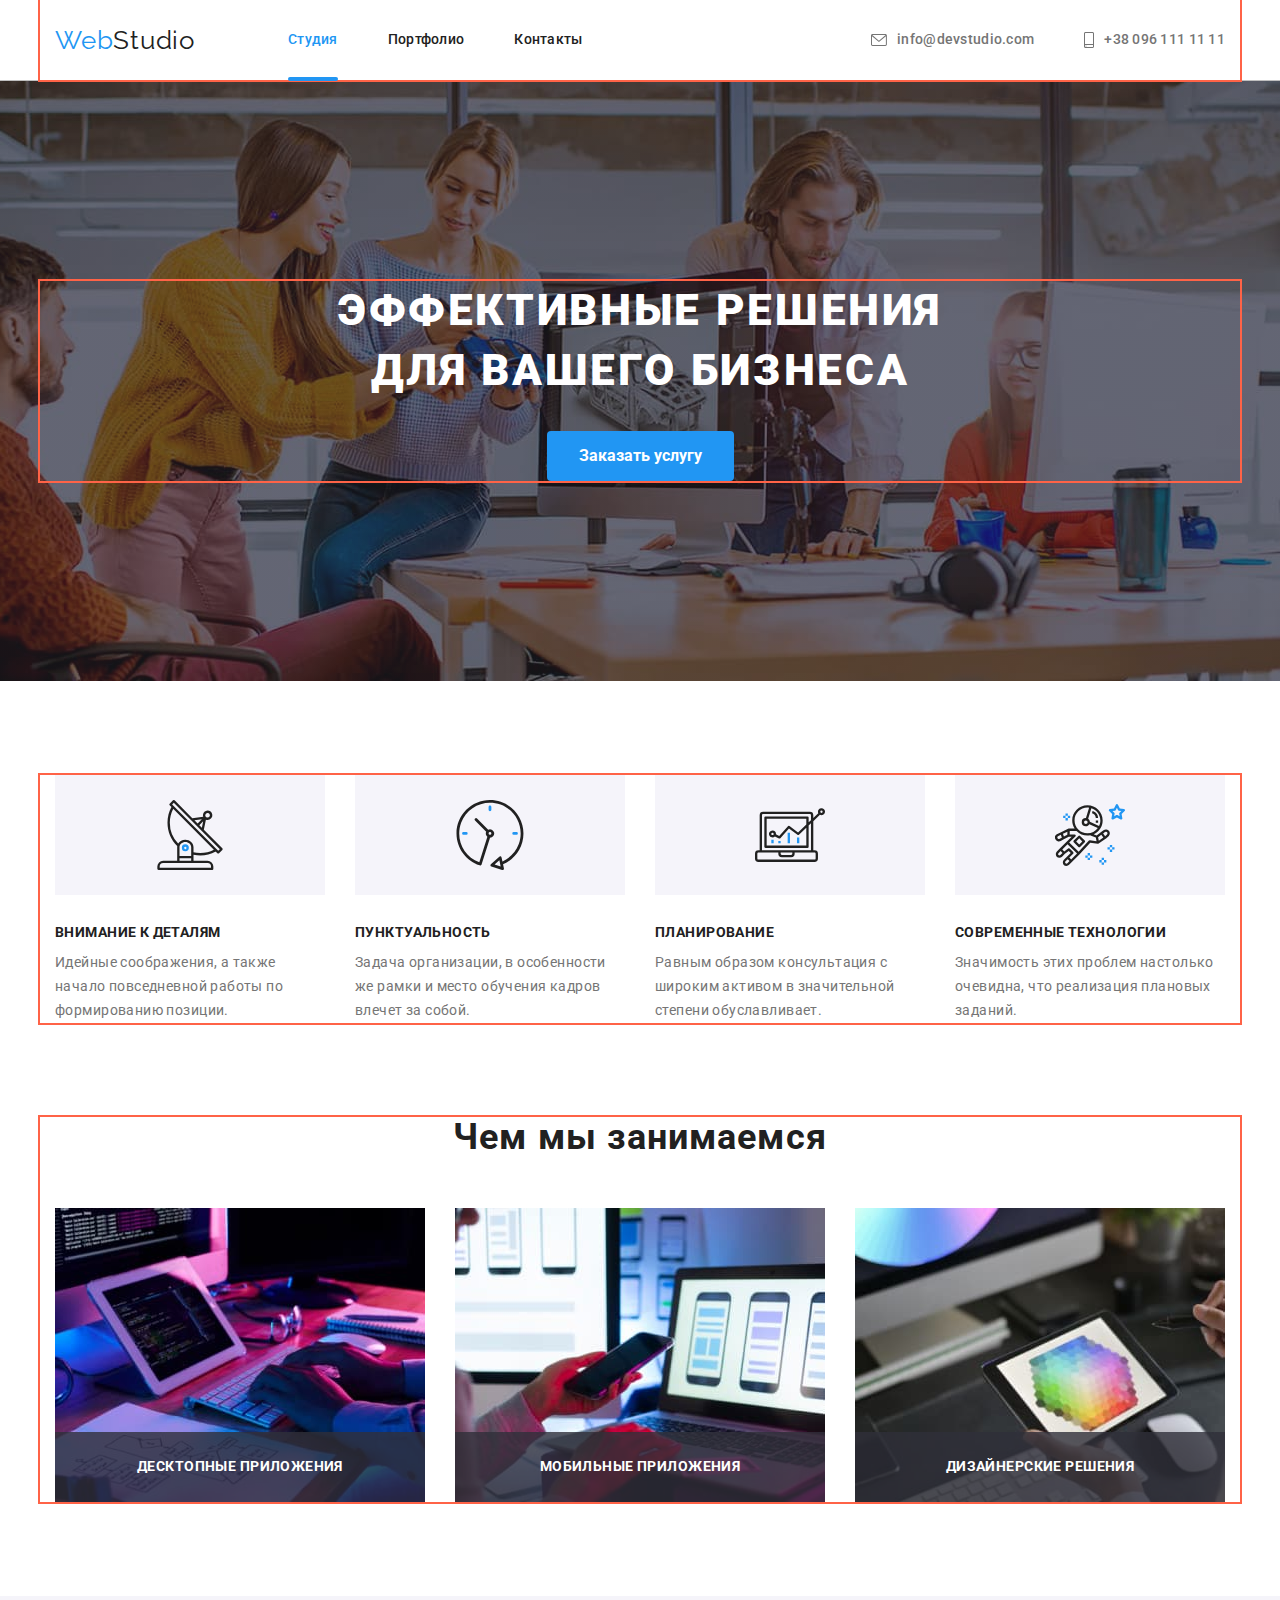
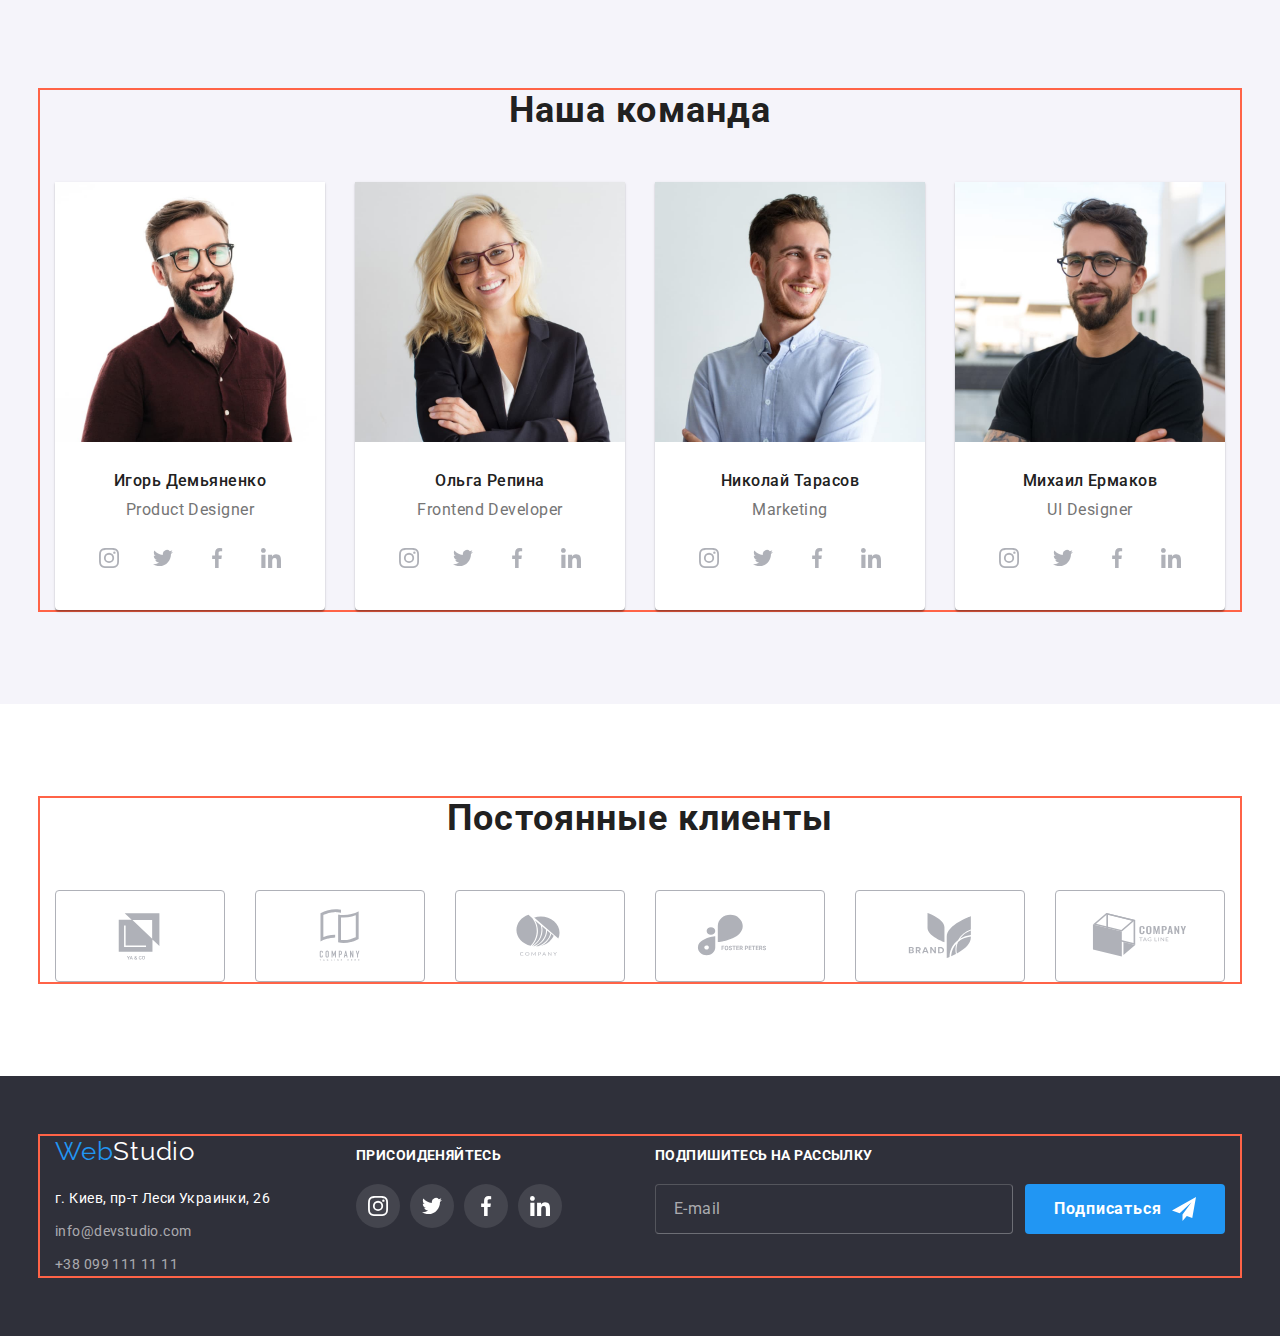
<file: index.html>
<!DOCTYPE html>
<html lang="ru">
  <head>
    <meta charset="UTF-8" />
    <meta http-equiv="X-UA-Compatible" content="IE=edge" />
    <meta name="viewport" content="width=device-width, initial-scale=1.0" />
    <title>Студия</title>
    <link
      href="https://fonts.googleapis.com/css2?family=Raleway:wght@700&family=Roboto:wght@400;500;700;900&display=swap"
      rel="stylesheet"
    />
    <link rel="stylesheet" href="css-normalize/modern-normalize.css" />
    <link rel="stylesheet" href="./css/styles.css" />
  </head>

  <body>
    <!--шапка сайта-->

    <header class="header-padding">
      <div class="conteiner header-flex">
        <nav class="site-nav">
          <a href="/" class="logo link"><span class="logo-blu">Web</span>Studio</a>
          <ul class="header">
            <li class="header-item list current">
              <a href="./index.html" class="nav link current">Студия</a>
            </li>
            <li class="header-item list">
              <a href="./portfolio.html" class="nav link">Портфолио</a>
            </li>
            <li class="header-item list"><a href="" class="nav link">Контакты</a></li>
          </ul>
        </nav>
        <ul class="contact-tel-mail">
          <li class="contact-mail list">
            <a href="mailto:info@devstudio.com" class="contact-link-mail link">
              <svg class="header-icon-mail">
                <use href="./images/icons.svg#icon-mail" width="16" height="12"></use>
              </svg>
              info@devstudio.com
            </a>
          </li>
          <li class="contact-tel list">
            <a href="tel:+380961111111" class="contact-link-tel link">
              <svg class="header-icon-tel">
                <use href="./images/icons.svg#icon-tel" width="10" height="16"></use>
              </svg>
              +38 096 111 11 11
            </a>
          </li>
        </ul>
      </div>
    </header>

    <main>
      <!--герой-->
      <section class="hero">
        <div class="conteiner">
          <h1 class="hero-title">Эффективные решения для вашего бизнеса</h1>
          <button type="button" class="btn-hero" data-modal-open>Заказать услугу</button>
        </div>
      </section>
      <!--чем мы занимаемся-->
      <section class="section">
        <div class="conteiner">
          <h2 class="visually-hidden">наши привелегии</h2>
          <ul class="about-title-text">
            <li class="about-item list">
              <div class="bg-icon">
                <svg class="title-icon">
                  <use href="./images/icons.svg#icon-antenna1"></use>
                </svg>
              </div>
              <h3 class="about-title">Внимание к деталям</h3>
              <p class="about-text">
                Идейные соображения, а также начало повседневной работы по формированию позиции.
              </p>
            </li>
            <li class="about-item list">
              <div class="bg-icon">
                <svg class="title-icon">
                  <use href="./images/icons.svg#icon-clock2"></use>
                </svg>
              </div>
              <h3 class="about-title">Пунктуальность</h3>
              <p class="about-text">
                Задача организации, в особенности же рамки и место обучения кадров влечет за собой.
              </p>
            </li>
            <li class="about-item list">
              <div class="bg-icon">
                <svg class="title-icon">
                  <use href="./images/icons.svg#icon-diagram3"></use>
                </svg>
              </div>
              <h3 class="about-title">Планирование</h3>
              <p class="about-text">
                Равным образом консультация с широким активом в значительной степени обуславливает.
              </p>
            </li>
            <li class="about-item list">
              <div class="bg-icon">
                <svg class="title-icon">
                  <use href="./images/icons.svg#icon-astronaut4"></use>
                </svg>
              </div>
              <h3 class="about-title">Современные технологии</h3>
              <p class="about-text">
                Значимость этих проблем настолько очевидна, что реализация плановых заданий.
              </p>
            </li>
          </ul>
        </div>
      </section>
      <!--чем мы занимаемся2-->
      <section class="section img-section">
        <div class="conteiner">
          <h2 class="section-title">Чем мы занимаемся</h2>
          <ul class="section-img">
            <li class="section-list list">
              <img src="./images/img1.jpg" alt="руки печатают на клавиатуре" width="370" />
              <div class="bg-img-content">
                <p class="img-content">Десктопные приложения</p>
              </div>
            </li>
            <li class="section-list list">
              <img src="./images/img2.jpg" alt="в руках телефон на фоне ноутбук" width="370" />
              <div class="bg-img-content">
                <p class="img-content">Мобильные приложения</p>
              </div>
            </li>
            <li class="section-list list">
              <img src="./images/img3.jpg" alt="планшет в руках" width="370" />
              <div class="bg-img-content">
                <p class="img-content">Дизайнерские решения</p>
              </div>
            </li>
          </ul>
        </div>
      </section>
      <!---------------------------Наша команда-------------------------->
      <section class="section section-team">
        <div class="conteiner">
          <h2 class="section-title">Наша команда</h2>
          <ul class="list-people">
            <li class="section-list list">
              <img src="./images/img4.jpg" alt="фотография мужчины" width="270" />
              <div class="about-people">
                <h3 class="section-name">Игорь Демьяненко</h3>
                <p class="section-descrp">Product Designer</p>
                <ul class="people-sotial-icons list">
                  <li class="sotial-icons">
                    <a class="people-link-icon" href="">
                      <svg class="people-isvg">
                        <use href="./images/icons.svg#icon-insta" width="20" height="20"></use>
                      </svg>
                    </a>
                  </li>
                  <li class="sotial-icons">
                    <a class="people-link-icon" href="">
                      <svg class="people-isvg">
                        <use href="./images/icons.svg#icon-twitter" width="20" height="20"></use>
                      </svg>
                    </a>
                  </li>
                  <li class="sotial-icons">
                    <a class="people-link-icon" href="">
                      <svg class="people-isvg">
                        <use href="./images/icons.svg#icon-facebook" width="20" height="20"></use>
                      </svg>
                    </a>
                  </li>
                  <li class="sotial-icons">
                    <a class="people-link-icon" href="">
                      <svg class="people-isvg">
                        <use href="./images/icons.svg#icon-linkedin" width="20" height="20"></use>
                      </svg>
                    </a>
                  </li>
                </ul>
              </div>
            </li>
            <li class="section-list list">
              <img src="./images/img5.jpg" alt="фотография женщины" width="270" />
              <div class="about-people">
                <h3 class="section-name">Ольга Репина</h3>
                <p class="section-descrp">Frontend Developer</p>
                <ul class="people-sotial-icons list">
                  <li class="sotial-icons">
                    <a class="people-link-icon" href="">
                      <svg class="people-isvg">
                        <use href="./images/icons.svg#icon-insta" width="20" height="20"></use>
                      </svg>
                    </a>
                  </li>
                  <li class="sotial-icons">
                    <a class="people-link-icon" href="">
                      <svg class="people-isvg">
                        <use href="./images/icons.svg#icon-twitter" width="20" height="20"></use>
                      </svg>
                    </a>
                  </li>
                  <li class="sotial-icons">
                    <a class="people-link-icon" href="">
                      <svg class="people-isvg">
                        <use href="./images/icons.svg#icon-facebook" width="20" height="20"></use>
                      </svg>
                    </a>
                  </li>
                  <li class="sotial-icons">
                    <a class="people-link-icon" href="">
                      <svg class="people-isvg">
                        <use href="./images/icons.svg#icon-linkedin" width="20" height="20"></use>
                      </svg>
                    </a>
                  </li>
                </ul>
              </div>
            </li>
            <li class="section-list list">
              <img src="./images/img6.jpg" alt="фотография мужчины" width="270" />
              <div class="about-people">
                <h3 class="section-name">Николай Тарасов</h3>
                <p class="section-descrp">Marketing</p>
                <ul class="people-sotial-icons list">
                  <li class="sotial-icons">
                    <a class="people-link-icon" href="">
                      <svg class="people-isvg">
                        <use href="./images/icons.svg#icon-insta" width="20" height="20"></use>
                      </svg>
                    </a>
                  </li>
                  <li class="sotial-icons">
                    <a class="people-link-icon" href="">
                      <svg class="people-isvg">
                        <use href="./images/icons.svg#icon-twitter" width="20" height="20"></use>
                      </svg>
                    </a>
                  </li>
                  <li class="sotial-icons">
                    <a class="people-link-icon" href="">
                      <svg class="people-isvg">
                        <use href="./images/icons.svg#icon-facebook" width="20" height="20"></use>
                      </svg>
                    </a>
                  </li>
                  <li class="sotial-icons">
                    <a class="people-link-icon" href="">
                      <svg class="people-isvg">
                        <use href="./images/icons.svg#icon-linkedin" width="20" height="20"></use>
                      </svg>
                    </a>
                  </li>
                </ul>
              </div>
            </li>
            <li class="section-list list">
              <img src="./images/img7.jpg" alt="фотография мужчины" width="270" />
              <div class="about-people">
                <h3 class="section-name">Михаил Ермаков</h3>
                <p class="section-descrp">UI Designer</p>
                <ul class="people-sotial-icons list">
                  <li class="sotial-icons">
                    <a class="people-link-icon" href="">
                      <svg class="people-isvg">
                        <use href="./images/icons.svg#icon-insta" width="20" height="20"></use>
                      </svg>
                    </a>
                  </li>
                  <li class="sotial-icons">
                    <a class="people-link-icon" href="">
                      <svg class="people-isvg">
                        <use href="./images/icons.svg#icon-twitter" width="20" height="20"></use>
                      </svg>
                    </a>
                  </li>
                  <li class="sotial-icons">
                    <a class="people-link-icon" href="">
                      <svg class="people-isvg">
                        <use href="./images/icons.svg#icon-facebook" width="20" height="20"></use>
                      </svg>
                    </a>
                  </li>
                  <li class="sotial-icons">
                    <a class="people-link-icon" href="">
                      <svg class="people-isvg">
                        <use href="./images/icons.svg#icon-linkedin" width="20" height="20"></use>
                      </svg>
                    </a>
                  </li>
                </ul>
              </div>
            </li>
          </ul>
        </div>
      </section>
      <!-- постоянные клиенты -->
      <section class="section">
        <div class="conteiner">
          <h2 class="section-title">Постоянные клиенты</h2>

          <ul class="client-icons list">
            <li class="client-item">
              <a class="icon-link" href="">
                <svg class="client-icon" width="40" height="52">
                  <use href="./images/icons.svg#icon-logo1"></use>
                </svg>
              </a>
            </li>
            <li class="client-item">
              <a class="icon-link" href="">
                <svg class="client-icon">
                  <use href="./images/icons.svg#icon-logo2 " width="106" height="60"></use>
                </svg>
              </a>
            </li>
            <li class="client-item">
              <a class="icon-link" href="">
                <svg class="client-icon">
                  <use href="./images/icons.svg#icon-logo3"></use>
                </svg>
              </a>
            </li>
            <li class="client-item">
              <a class="icon-link" href="">
                <svg class="client-icon">
                  <use href="./images/icons.svg#icon-logo4"></use>
                </svg>
              </a>
            </li>
            <li class="client-item">
              <a class="icon-link" href="">
                <svg class="client-icon">
                  <use href="./images/icons.svg#icon-logo5" width="106" height="60"></use>
                </svg>
              </a>
            </li>
            <li class="client-item">
              <a class="icon-link" href="">
                <svg class="client-icon">
                  <use href="./images/icons.svg#icon-logo6"></use>
                </svg>
              </a>
            </li>
          </ul>
        </div>
      </section>
    </main>
    <!-------------------подвал------------>

    <footer class="footer">
      <div class="conteiner footer-conteiner">
        <div class="footer-div">
          <a href="/" class="footer-logo link"
            ><span class="logo-blu">Web</span><span class="logo-white">Studio</span></a
          >
          <address class="footer-adress">
            <ul class="contacts-footer">
              <li class="adress list">
                <a
                  href="https://www.google.com.ua/maps/place/%D0%B1%D1%83%D0%BB.+%D0%9B%D0%B5%D1%81%D0%B8+%D0%A3%D0%BA%D1%80%D0%B0%D0%B8%D0%BD%D0%BA%D0%B8,+26,+%D0%9A%D0%B8%D0%B5%D0%B2,+02000/@50.4265841,30.5361971,17z/data=!3m1!4b1!4m5!3m4!1s0x40d4cf0e033ecbe9:0x57a4dffefec77da0!8m2!3d50.4265807!4d30.5383858?hl=ru"
                  class="adress-map link"
                  >г. Киев, пр-т Леси Украинки, 26</a
                >
              </li>
              <li class="adress list">
                <a href="mailto:info@devstudio.com" class="adress-mail link">info@devstudio.com</a>
              </li>
              <li class="adress list">
                <a href="tel:+380961111111" class="adress-mob link">+38 099 111 11 11</a>
              </li>
            </ul>
          </address>
        </div>
        <div class="footer-icons">
          <h3 class="footer-icon-title">Присоиденяйтесь</h3>
          <ul class="icon-list list">
            <li class="f-sotial-link">
              <a class="icon-size" href="">
                <svg class="logo-item">
                  <use
                    class="logo-svg"
                    href="./images/icons.svg#icon-insta"
                    width="20"
                    height="20"
                  ></use>
                </svg>
              </a>
            </li>
            <li class="f-sotial-link">
              <a class="icon-size" href="">
                <svg class="logo-item">
                  <use href="./images/icons.svg#icon-twitter" width="20" height="20"></use>
                </svg>
              </a>
            </li>
            <li class="f-sotial-link">
              <a class="icon-size" href="">
                <svg class="logo-item">
                  <use href="./images/icons.svg#icon-facebook" width="20" height="20"></use>
                </svg>
              </a>
            </li>
            <li class="f-sotial-link">
              <a class="icon-size" href="">
                <svg class="logo-item">
                  <use href="./images/icons.svg#icon-linkedin" width="20" height="20"></use>
                </svg>
              </a>
            </li>
          </ul>
        </div>
        <!-----------input Подписаться---------------------------->
        <form action="#" class="footer-input-btn">
          <div class="footer-input">
            <label for="footer-mail" class="footer-label">Подпишитесь на рассылку</label>
            <input type="email" placeholder="E-mail" id="footer-mail" />
          </div>

          <button type="submit" class="footer-btn">
            Подписаться<svg class="svg-plane" widht="24" height="24">
              <use href="./images/icons.svg#icon-plane"></use>
            </svg>
          </button>
        </form>
      </div>
    </footer>
    <!----------------------------------modal-------------------------->

    <div class="backdrop is-hidden" data-modal>
      <div class="modal">
        <button type="button" class="close-btn" data-modal-close>
          <svg class="icon-close-btn" width="18" height="18">
            <use href="./images/icons.svg#icon-close-black"></use>
          </svg>
        </button>

        <!------------------------------FORM----------------------------->
        <p class="modal-title">Оставьте свои данные, мы вам перезвоним</p>

        <form action="#" class="modal-form">
          <div class="label-input">
            <label for="name" class="label-name">Имя</label>
            <div class="icons-wrap">
              <input type="text" name="name" id="name" class="input" />
              <svg class="input-icons" width="12" height="12">
                <use href="./images/icons.svg#icon-person"></use>
              </svg>
            </div>
          </div>

          <div class="label-input">
            <label for="tel" class="label-name">Телефон</label>
            <div class="icons-wrap">
              <input type="tel" name="tel" id="tel" class="input" />
              <svg class="input-icons" width="13" height="13">
                <use href="./images/icons.svg#icon-phone"></use>
              </svg>
            </div>
          </div>

          <div class="label-input">
            <label for="mail" class="label-name">Почта</label>
            <div class="icons-wrap">
              <input type="email" name="email" id="mail" class="input" />
              <svg class="input-icons" width="15" height="12">
                <use href="./images/icons.svg#icon-email"></use>
              </svg>
            </div>
          </div>

          <div class="label-textarea">
            <label for="comment" class="label-name">Комментарий</label>
            <textarea name="comment" rows="5" id="comment" placeholder="Введите текст"></textarea>
          </div>

          <div class="confirmation">
            <input type="checkbox" name="confirmation" class="checkbox" id="check" />
            <label for="check" class="label-icon">
              <span class="icon-span">
                <svg class="check-icon" width="16" height="15">
                  <use href="./images/icons.svg#icon-check"></use>
                </svg> </span
              >Соглашаюсь с рассылкой и принимаю <a href="" class="conditions">Условия договора</a>
            </label>
          </div>

          <div class="modal-sbm-btn">
            <button type="submit" class="submit-btn">Отправить</button>
          </div>
        </form>
      </div>
    </div>

    <script src="./js/modal.js"></script>
  </body>
</html>
</file>
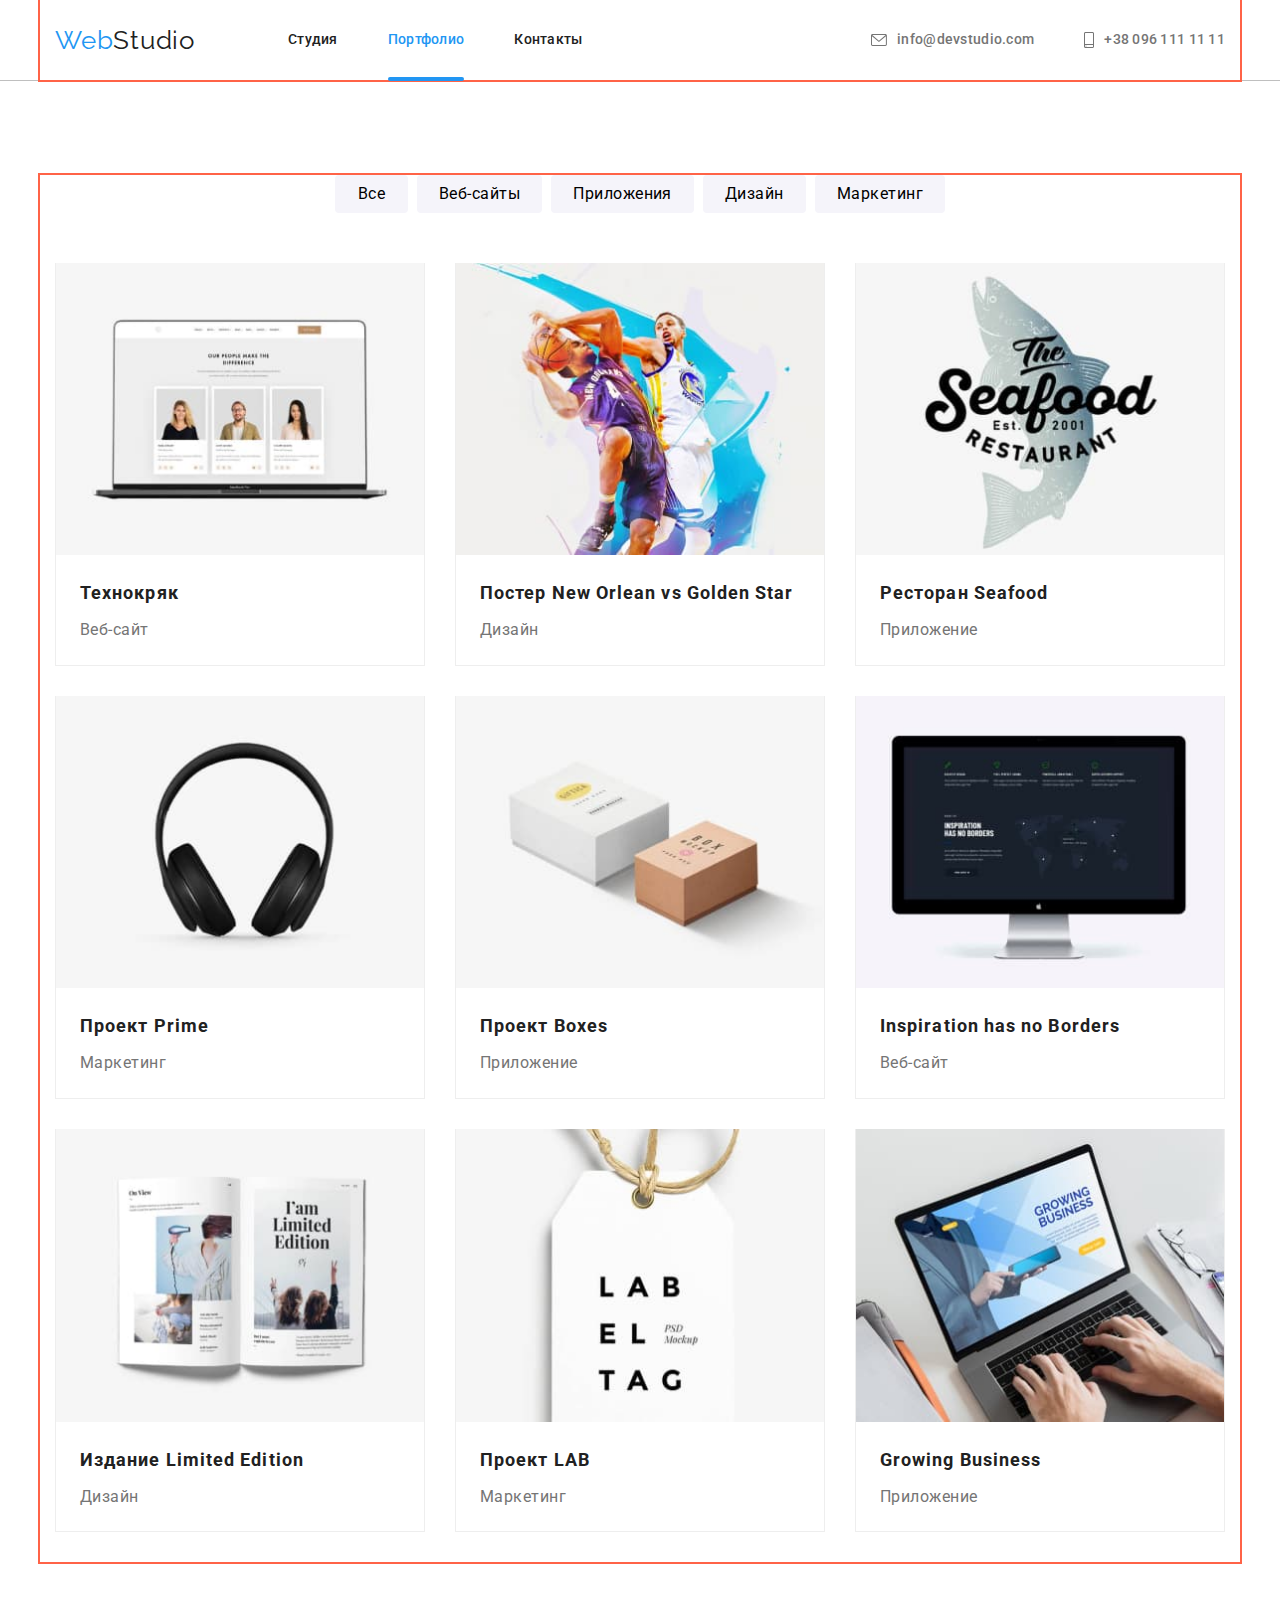
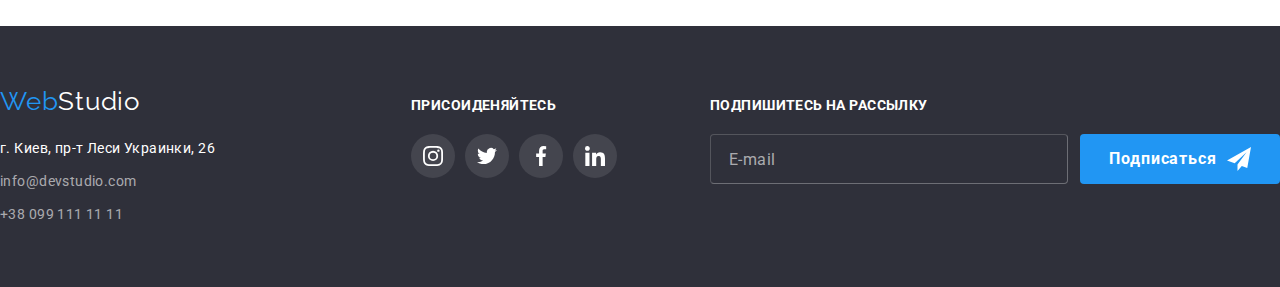
<file: portfolio.html>
<!DOCTYPE html>
<html lang="ru">
  <head>
    <meta charset="UTF-8" />
    <meta http-equiv="X-UA-Compatible" content="IE=edge" />
    <meta name="viewport" content="width=device-width, initial-scale=1.0" />
    <title>Портфолио</title>
    <link rel="preconnect" href="https://fonts.googleapis.com" />
    <link rel="preconnect" href="https://fonts.gstatic.com" crossorigin />
    <link
      href="https://fonts.googleapis.com/css2?family=Raleway:wght@700&family=Roboto:wght@400;500;700;900&display=swap"
      rel="stylesheet"
    />
    <link rel="stylesheet" href="css-normalize/modern-normalize.css" />
    <link rel="stylesheet" href="./css/styles.css" />
  </head>
  <body>
    <!--шапка сайта-->

    <header class="header-padding">
      <div class="conteiner header-flex">
        <nav class="site-nav">
          <a href="/" class="logo link"><span class="logo-blu">Web</span>Studio</a>
          <ul class="header">
            <li class="header-item list">
              <a href="./index.html" class="nav link">Студия</a>
            </li>
            <li class="header-item list current">
              <a href="./portfolio.html" class="nav link current">Портфолио</a>
            </li>
            <li class="header-item list"><a href="" class="nav link">Контакты</a></li>
          </ul>
        </nav>
        <ul class="contact-tel-mail">
          <li class="contact-mail list">
            <a href="mailto:info@devstudio.com" class="contact-link-mail link">
              <svg class="header-icon-mail">
                <use href="./images/icons.svg#icon-mail" width="16" height="12"></use>
              </svg>
              info@devstudio.com
            </a>
          </li>
          <li class="contact-tel list">
            <a href="tel:+380961111111" class="contact-link-tel link">
              <svg class="header-icon-tel">
                <use href="./images/icons.svg#icon-tel" width="10" height="16"></use>
              </svg>
              +38 096 111 11 11
            </a>
          </li>
        </ul>
      </div>
    </header>

    <main>
      <!--секция фото-->
      <section class="section">
        <div class="conteiner">
          <!-- заголовок скрыт -->
          <h1 class="visually-hidden">Наши проекты</h1>
          <ul class="projects-btn">
            <li class="button-item list"><button type="button" class="button-link">Все</button></li>
            <li class="button-item list">
              <button type="button" class="button-link">Веб-сайты</button>
            </li>
            <li class="button-item list">
              <button type="button" class="button-link">Приложения</button>
            </li>
            <li class="button-item list">
              <button type="button" class="button-link">Дизайн</button>
            </li>
            <li class="button-item list">
              <button type="button" class="button-link">Маркетинг</button>
            </li>
          </ul>
          <!-- секция с фото -->
          <ul class="section-photo">
            <li class="project-list list">
              <a class="gallery-photo link" href="">
                <div class="overflow-photo">
                  <div class="div-photo">
                    <img src="./images/port1.jpg" alt="ноутбук" width="370" />
                  </div>

                  <p class="overlay-text">
                    Технокряк это современная площадка распространения коронавируса. Компании
                    используют эту платформу для цифрового шпионажа и атак на защищённые сервера
                    конкурентов.
                  </p>
                </div>

                <div class="div-text">
                  <h2 class="project-title">Технокряк</h2>
                  <p class="projects-text">Веб-сайт</p>
                </div>
              </a>
            </li>

            <li class="project-list list">
              <a class="gallery-photo link" href="">
                <div class="overflow-photo">
                  <div class="div-photo">
                    <img src="./images/port2.jpg" alt="парни играющие в баскетбол" width="370" />
                  </div>

                  <p class="overlay-text">
                    Технокряк это современная площадка распространения коронавируса. Компании
                    используют эту платформу для цифрового шпионажа и атак на защищённые сервера
                    конкурентов.
                  </p>
                </div>

                <div class="div-text">
                  <h2 class="project-title">Постер New Orlean vs Golden Star</h2>
                  <p class="projects-text">Дизайн</p>
                </div>
              </a>
            </li>

            <li class="project-list list">
              <a class="gallery-photo link" href="">
                <div class="overflow-photo">
                  <div class="div-photo">
                    <img src="./images/port3.jpg" alt="лого ресторана морепродуктов" width="370" />
                  </div>

                  <p class="overlay-text">
                    Технокряк это современная площадка распространения коронавируса. Компании
                    используют эту платформу для цифрового шпионажа и атак на защищённые сервера
                    конкурентов.
                  </p>
                </div>

                <div class="div-text">
                  <h2 class="project-title">Ресторан Seafood</h2>
                  <p class="projects-text">Приложение</p>
                </div>
              </a>
            </li>

            <li class="project-list list">
              <a class="gallery-photo link" href="">
                <div class="overflow-photo">
                  <div class="div-photo">
                    <img src="./images/port4.jpg" alt="наушники" width="370" />
                  </div>

                  <p class="overlay-text">
                    Технокряк это современная площадка распространения коронавируса. Компании
                    используют эту платформу для цифрового шпионажа и атак на защищённые сервера
                    конкурентов.
                  </p>
                </div>

                <div class="div-text">
                  <h2 class="project-title">Проект Prime</h2>
                  <p class="projects-text">Маркетинг</p>
                </div>
              </a>
            </li>

            <li class="project-list list">
              <a class="gallery-photo link" href="">
                <div class="overflow-photo">
                  <div class="div-photo">
                    <img src="./images/port5.jpg" alt="коробки" width="370" />
                  </div>

                  <p class="overlay-text">
                    Технокряк это современная площадка распространения коронавируса. Компании
                    используют эту платформу для цифрового шпионажа и атак на защищённые сервера
                    конкурентов.
                  </p>
                </div>
                <div class="div-text">
                  <h2 class="project-title">Проект Boxes</h2>
                  <p class="projects-text">Приложение</p>
                </div>
              </a>
            </li>

            <li class="project-list list">
              <a class="gallery-photo link" href="">
                <div class="overflow-photo">
                  <div class="div-photo">
                    <img src="./images/port6.jpg" alt="монитор компьютера" width="370" />
                  </div>

                  <p class="overlay-text">
                    Технокряк это современная площадка распространения коронавируса. Компании
                    используют эту платформу для цифрового шпионажа и атак на защищённые сервера
                    конкурентов.
                  </p>
                </div>

                <div class="div-text">
                  <h2 class="project-title">Inspiration has no Borders</h2>
                  <p class="projects-text">Веб-сайт</p>
                </div>
              </a>
            </li>

            <li class="project-list list">
              <a class="gallery-photo link" href="">
                <div class="overflow-photo">
                  <div class="div-photo">
                    <img src="./images/port7.jpg" alt="журнал" width="370" />
                  </div>

                  <p class="overlay-text">
                    Технокряк это современная площадка распространения коронавируса. Компании
                    используют эту платформу для цифрового шпионажа и атак на защищённые сервера
                    конкурентов.
                  </p>
                </div>

                <div class="div-text">
                  <h2 class="project-title">Издание Limited Edition</h2>
                  <p class="projects-text">Дизайн</p>
                </div>
              </a>
            </li>

            <li class="project-list list">
              <a class="gallery-photo link" href="">
                <div class="overflow-photo">
                  <div class="div-photo">
                    <img src="./images/port8.jpg" alt="бирка" width="370" />
                  </div>

                  <p class="overlay-text">
                    Технокряк это современная площадка распространения коронавируса. Компании
                    используют эту платформу для цифрового шпионажа и атак на защищённые сервера
                    конкурентов.
                  </p>
                </div>

                <div class="div-text">
                  <h2 class="project-title">Проект LAB</h2>
                  <p class="projects-text">Маркетинг</p>
                </div>
              </a>
            </li>

            <li class="project-list list">
              <a class="gallery-photo link" href="">
                <div class="overflow-photo">
                  <div class="div-photo">
                    <img src="./images/port9.jpg" alt="руки печатают на ноутбуке" width="370" />
                  </div>

                  <p class="overlay-text">
                    Технокряк это современная площадка распространения коронавируса. Компании
                    используют эту платформу для цифрового шпионажа и атак на защищённые сервера
                    конкурентов.
                  </p>
                </div>

                <div class="div-text">
                  <h2 class="project-title">Growing Business</h2>
                  <p class="projects-text">Приложение</p>
                </div>
              </a>
            </li>
          </ul>
        </div>
      </section>
    </main>
    <!--подвал-->

    <footer class="footer">
      <div class="footer-conteiner">
        <div class="footer-div">
          <a href="/" class="footer-logo link"
            ><span class="logo-blu">Web</span><span class="logo-white">Studio</span></a
          >
          <address class="footer-adress">
            <ul class="contacts-footer">
              <li class="adress list">
                <a
                  href="https://www.google.com.ua/maps/place/%D0%B1%D1%83%D0%BB.+%D0%9B%D0%B5%D1%81%D0%B8+%D0%A3%D0%BA%D1%80%D0%B0%D0%B8%D0%BD%D0%BA%D0%B8,+26,+%D0%9A%D0%B8%D0%B5%D0%B2,+02000/@50.4265841,30.5361971,17z/data=!3m1!4b1!4m5!3m4!1s0x40d4cf0e033ecbe9:0x57a4dffefec77da0!8m2!3d50.4265807!4d30.5383858?hl=ru"
                  class="adress-map link"
                  >г. Киев, пр-т Леси Украинки, 26</a
                >
              </li>
              <li class="adress list">
                <a href="mailto:info@devstudio.com" class="adress-mail link">info@devstudio.com</a>
              </li>
              <li class="adress list">
                <a href="tel:+380961111111" class="adress-mob link">+38 099 111 11 11</a>
              </li>
            </ul>
          </address>
        </div>
        <div class="footer-icons">
          <h3 class="footer-icon-title">Присоиденяйтесь</h3>
          <ul class="icon-list list">
            <li class="f-sotial-link">
              <a class="icon-size" href="">
                <svg class="logo-item">
                  <use
                    class="logo-svg"
                    href="./images/icons.svg#icon-insta"
                    width="20"
                    height="20"
                  ></use>
                </svg>
              </a>
            </li>
            <li class="f-sotial-link">
              <a class="icon-size" href="">
                <svg class="logo-item">
                  <use href="./images/icons.svg#icon-twitter" width="20" height="20"></use>
                </svg>
              </a>
            </li>
            <li class="f-sotial-link">
              <a class="icon-size" href="">
                <svg class="logo-item">
                  <use href="./images/icons.svg#icon-facebook" width="20" height="20"></use>
                </svg>
              </a>
            </li>
            <li class="f-sotial-link">
              <a class="icon-size" href="">
                <svg class="logo-item">
                  <use href="./images/icons.svg#icon-linkedin" width="20" height="20"></use>
                </svg>
              </a>
            </li>
          </ul>
        </div>
        <!-----------input Подписаться---------------------------->
        <div class="footer-input-btn">
          <div class="footer-input">
            <label for="mail" class="footer-label">Подпишитесь на рассылку</label>
            <input type="email" placeholder="E-mail" id="mail" />
          </div>

          <button type="submit" class="footer-btn">
            Подписаться<svg class="svg-plane" widht="24" height="24">
              <use href="./images/icons.svg#icon-plane"></use>
            </svg>
          </button>
        </div>
      </div>
    </footer>
  </body>
</html>
</file>
<file: css/styles.css>
/* hero #ffffff */
/* #212121 section title */
/* text #757575 
button color #2196F3 and header nav 
footer #ffffff 60%
fill footer and hero #2F303A*/
/* font roboto */

:root {
  --primery-text-color: #212121;
  --second-text-color: #757575;
  --accent-color: #2196f3;
  --adress-color: gba(255, 255, 255, 0.6);
  --main-color: #ffffff;
  --footer-adress: rgba(255, 255, 255, 0.6);
}

ul {
  margin: 0;
  padding: 0;
}

h1,
h2,
h3,
h4,
h5,
h6,
p {
  margin: 0;
}

.conteiner {
  width: 1200px;
  padding-left: 15px;
  padding-right: 15px;
  margin-left: auto;
  margin-right: auto;
  outline: 2px solid tomato;
}

.visually-hidden {
  position: absolute;
  white-space: nowrap;
  width: 1px;
  height: 1px;
  overflow: hidden;
  border: 0;
  padding: 0;
  clip: rect(0 0 0 0);
  clip-path: inset(50%);
  margin: -1px;
}

.list {
  margin: 0;
  padding: 0;
  list-style: none;
}
.link {
  text-decoration: none;
}

body {
  font-family: roboto, sans-serif;
  color: var(--primery-text-color);
  background-color: var(--main-color);
  font-size: 16px;
}

img {
  display: block;
  max-width: 100%;
  height: auto;
}

/* -------------------------------HEADER--------------------------------- */
.logo {
  color: var(--primery-text-color);
  font-family: raleway;
  font-style: 700;
  font-size: 26px;
  line-height: 1.19;
  letter-spacing: 0.03em;
}
.logo-blu {
  color: var(--accent-color);
}

.site-nav .nav {
  font-weight: 500;
  color: var(--primery-text-color);
  font-size: 14px;
  line-height: 1.14;
  letter-spacing: 0.02em;
  transition: color 250ms cubic-bezier(0.4, 0, 0.2, 1);
}
.site-nav .nav:hover,
.site-nav .nav:focus {
  color: var(--accent-color);
}

.site-nav .nav.current {
  color: var(--accent-color);
}
.header-flex,
.header,
.site-nav,
.contact-tel-mail {
  display: flex;
  align-items: center;
}

.contact-tel-mail {
  margin-left: auto;
}

.header-padding {
  border-bottom: 1px solid rgba(0, 0, 0, 0.25);
}

.header-item .nav {
  padding: 32px 0px;
  display: block;
}

.header-item {
  position: relative;
  margin-right: 50px;
}

.nav::after {
  content: '';
  display: block;
  position: absolute;
  left: 0;
  bottom: 0;

  width: 100%;
  height: 4px;

  background-color: var(--accent-color);
  border-radius: 2px;

  transform: scaleX(0);
  transition: transform 250ms cubic-bezier(0.4, 0, 0.2, 1);
}

.nav {
  display: inline-block;
}

.nav:hover::after,
.nav:focus::after {
  transform: scaleX(1);
}

.current {
  position: relative;
}

.current::after {
  position: absolute;
  display: block;
  bottom: -1px;

  content: '';
  width: 100%;
  height: 4px;
  background-color: var(--accent-color);
  border-radius: 2px;
}

.header-item:last-child {
  margin-right: 0;
}
.header {
  margin-left: 93px;
}

.contact-link-mail {
  display: flex;
  align-items: center;
  font-weight: 500;
  color: var(--second-text-color);
  font-size: 14px;
  line-height: 1.14;
  letter-spacing: 0.02em;
  color: var(--second-text-color);
  transition: color 250ms cubic-bezier(0.4, 0, 0.2, 1);
}
.contact-tel {
  margin-left: 50px;
  display: flex;
  align-items: center;
}

.contact-link-tel {
  display: flex;
  align-items: center;
  font-weight: 500;
  color: var(--second-text-color);
  font-size: 14px;
  line-height: 1.14;
  letter-spacing: 0.02em;
  transition: color 250ms cubic-bezier(0.4, 0, 0.2, 1);
}

.contact-link-mail:hover,
.contact-link-mail:focus {
  color: var(--accent-color);
}

.contact-link-tel:hover,
.contact-link-tel:focus {
  color: var(--accent-color);
}

.header-icon-mail {
  fill: currentColor;
  width: 16px;
  height: 12px;
  margin-right: 10px;
}

.header-icon-tel {
  fill: currentColor;
  width: 10px;
  height: 16px;
  margin-right: 10px;
}

/* .contact-tel-mail::before {
  margin-right: 10px;
  width: 16px;
  height: 12px;
  content: '';
  background-image: url(../images/icons.svg/icon-mail.svg);
  background-repeat: no-repeat;
  background-position: center;
}

.contact-tel::before {
  margin-right: 10px;
  width: 10px;
  height: 16px;
  content: '';
  background-image: url(../images/icons.svg/icon-phone.svg);
  background-repeat: no-repeat;
  background-position: center;
} */

/* -----------------------------FOOTER---------------------------------- */
.footer-conteiner {
  display: flex;
  align-items: baseline;
}

.footer {
  padding-top: 60px;
  padding-bottom: 60px;
  background-color: #2f303a;
}
.logo-white {
  color: var(--main-color);
}
.footer-logo {
  margin-bottom: 20px;
  display: block;
  color: var(--primery-text-color);
  font-family: raleway;
  font-style: 700;
  font-size: 26px;
  line-height: 1.19;
  letter-spacing: 0.03em;
}
.footer-adress {
  font-style: normal;
}
.adress:not(:last-child) {
  margin-bottom: 9px;
}

.footer-adress {
  display: inline;
}

.adress-map {
  margin-bottom: 9px;
  color: var(--main-color);
  font-size: 14px;
  line-height: 1.71;
  letter-spacing: 0.03em;
}

.adress-mail {
  margin-bottom: 9px;
  font-style: normal;
  color: var(--footer-adress);
  font-size: 14px;
  line-height: 1.71;
  letter-spacing: 0.03em;
}
.adress-mob {
  font-style: normal;
  color: var(--footer-adress);
  font-size: 14px;
  line-height: 1.71;
  letter-spacing: 0.03em;
}
/* -----icons------------------- */

.footer-icon-title {
  font-family: Roboto;
  font-weight: 700;
  font-size: 14px;
  line-height: 1.14;
  letter-spacing: 0.03em;
  justify-content: center;
  align-items: center;
  color: var(--main-color);
  text-transform: uppercase;
  margin-bottom: 20px;
}

.footer-icons {
  margin-left: 70px;
}

.icon-list {
  display: flex;
  justify-content: center;
}

.footer-div {
  flex-grow: 1;
}

.f-sotial-link {
  background-color: rgba(255, 255, 255, 0.1);
  border-radius: 50%;
  width: 44px;
  height: 44px;
}
.f-sotial-link + .f-sotial-link {
  margin-left: 10px;
}

.icon-size {
  display: flex;
  align-items: center;
  justify-content: center;
  width: 44px;
  height: 44px;
  transition: background 250ms cubic-bezier(0.4, 0, 0.2, 1),
    border-radius 250ms cubic-bezier(0.4, 0, 0.2, 1);
}

.icon-size:hover,
.icon-size:focus {
  background: var(--accent-color);
  border-radius: 50%;
}

.logo-item {
  fill: var(--main-color);
  width: 20px;
  height: 20px;
}

.logo-svg {
  fill: var(--main-color);
}
/* -------------footer input-------------- */
.footer-input {
  display: flex;
  flex-direction: column;
  margin-right: 12px;
}
.footer-label {
  margin-bottom: 20px;

  text-transform: uppercase;
  font-weight: 700;
  font-size: 14px;
  line-height: 1.14;
  letter-spacing: 0.03em;
  color: var(--main-color);
}

.footer-input input {
  /* margin-right: 12px; */

  width: 358px;
  height: 50px;

  border-radius: 4px;
  border-width: 1px;
  border-color: rgba(255, 255, 255, 0.3);
  background-color: transparent;
}

input::placeholder {
  padding-left: 16px;

  font-weight: 400;
  line-height: 1.25;
  letter-spacing: 0.03em;
  color: rgba(255, 255, 255, 0.6);
  filter: drop-shadow (0px 4px 4px rgba(0, 0, 0, 0.15));
}

.footer-input-btn {
  display: flex;
  justify-content: center;
  align-items: flex-end;
  margin-left: 93px;
}

.footer-btn {
  display: flex;
  align-items: center;
  justify-content: center;

  width: 200px;
  height: 50px;

  font-weight: 700;
  line-height: 1.87;
  letter-spacing: 0.06em;

  color: var(--main-color);
  background-color: var(--accent-color);
  border: transparent;
  border-radius: 4px;
}

.svg-plane {
  fill: currentColor;
  width: 24px;
  height: 24px;
  margin-left: 10px;
}

/*------------------------------- index.html------------------------------ */
/* --------HERO------- */
.hero {
  max-width: 1600px;
  height: 600px;
  margin-left: auto;
  margin-right: auto;
  background-image: linear-gradient(to right, rgba(47, 48, 58, 0.4), rgba(47, 48, 58, 0.4)),
    url(../images/hero-bg.jpg);
  background-repeat: no-repeat;
  background-position: center;
  background-size: cover;
  text-align: center;
  padding: 200px 0;
}

.hero-title {
  width: 696px;
  margin-right: auto;
  margin-left: auto;
  margin-top: 0;
  margin-bottom: 30px;

  color: #ffffff;
  text-transform: uppercase;
  font-weight: 900;
  font-size: 44px;
  line-height: 1.36;
  letter-spacing: 0.06em;
}
.btn-hero {
  border: transparent;
  /* width: 200px; */
  cursor: pointer;
  color: #ffffff;
  font-weight: 700;
  background-color: var(--accent-color);
  font-size: 16px;
  line-height: 1.87;
  border-radius: 4px;
  padding: 10px 32px;
}

/* --------------SECTIONS------- */
.section {
  padding-top: 94px;
  padding-bottom: 94px;
}
.img-section {
  padding-top: 0;
}
.section-team {
  background-color: #f5f4fa;
}

.about-title-text {
  display: flex;
}

.about-title {
  margin-bottom: 10px;
  text-transform: uppercase;
  font-weight: 700;
  font-size: 14px;
  line-height: 1.14;
  letter-spacing: 0.03em;
}
.about-text {
  /* margin-right: 30px; */
  width: 270px;
  margin-top: 0;
  margin-bottom: 0;
  color: var(--second-text-color);
  font-size: 14px;
  line-height: 1.71;
  letter-spacing: 0.03em;
}
.about-item {
  margin-right: 30px;
}
.about-item:last-child {
  margin-right: 0;
}

.section-title {
  margin-top: 0;
  margin-bottom: 50px;
  font-style: 700;
  font-size: 36px;
  line-height: 1.16;
  letter-spacing: 0.03em;
  text-align: center;
}
/* --------чем мы занимаемся------------- */
.section-img {
  display: flex;
}
.section-list:not(:last-child) {
  margin-right: 30px;
}
.section-list {
  position: relative;
}
.bg-img-content {
  position: absolute;

  display: flex;
  align-items: center;
  justify-content: center;
  bottom: 0;
  left: 0;
  width: 100%;
  height: 70px;
  background: rgba(47, 48, 58, 0.8);
}
.img-content {
  text-transform: uppercase;
  color: var(--main-color);
  font-family: Roboto;
  font-weight: 700;
  font-size: 14px;
  line-height: 1.14;
  letter-spacing: 0.03em;
}

.title-icon {
  width: 70px;
  height: 70px;
}
.bg-icon {
  display: flex;
  align-items: center;
  justify-content: center;
  width: 270px;
  height: 120px;
  background: #f5f4fa;
  margin-bottom: 30px;
}

/* ----------------PEOPLE CARD------------ */
.list-people .section-list {
  background-color: #ffffff;
  box-shadow: 0px 1px 3px rgba(0, 0, 0, 0.12), 0px 1px 1px rgba(0, 0, 0, 0.14),
    0px 2px 1px rgba(0, 0, 0, 0.2);
  border-radius: 0px 0px 4px 4px;
}

.list-people {
  display: flex;
}

.section-name {
  margin-bottom: 10px;
  font-weight: 500;
  font-size: 16px;
  line-height: 1.18;
  letter-spacing: 0.03em;
  text-align: center;
}

.about-people {
  padding-top: 30px;
  padding-bottom: 30px;
}

.section-descrp {
  color: var(--second-text-color);
  font-style: normal;
  line-height: 1.18;
  letter-spacing: 0.03em;
  text-align: center;
}
/* -----icons--------------------- */
.people-sotial-icons {
  display: flex;
  justify-content: center;
  margin-top: 16px;
}
.sotial-icons {
  width: 44px;
  height: 44px;
}
.sotial-icons + .sotial-icons {
  margin-left: 10px;
}

.people-link-icon {
  width: 44px;
  height: 44px;
  justify-content: center;
  display: flex;
  align-items: center;
  border-radius: 50%;
  transition: background-color 250ms cubic-bezier(0.4, 0, 0.2, 1);
}

.people-isvg {
  fill: #afb1b8;
  width: 20px;
  height: 20px;
  transition: fill 250ms cubic-bezier(0.4, 0, 0.2, 1);
}

.people-link-icon:hover,
.people-link-icon:focus {
  background-color: var(--accent-color);
  border-radius: 50%;
}
.people-link-icon:hover .people-isvg,
.people-link-icon:focus .people-isvg {
  fill: #ffffff;
}

/* -----------CLIENTS------------------- */
.client-icons {
  display: flex;
}
.clients {
  display: flex;
  align-items: center;
  justify-content: center;
}
.client-item + .client-item {
  margin-left: 30px;
}

.icon-link {
  display: flex;
  align-items: center;
  justify-content: center;
  width: 170px;
  height: 92px;
  border: 1px solid #afb1b8;
  border-radius: 4px;
  transition: border-color 250ms cubic-bezier(0.4, 0, 0.2, 1);
}

.client-icon {
  fill: #afb1b8;
  width: 106px;
  height: 60px;
  transition: 250ms cubic-bezier(0.4, 0, 0.2, 1);
}

.icon-link:hover,
.icon-link:focus {
  border-color: var(--accent-color);
}
.icon-link:hover .client-icon,
.icon-link:focus .client-icon {
  fill: var(--accent-color);
  filter: drop-shadow(0px 4px 4px rgba(0, 0, 0, 0.25));
}
/* --------------modal------------------------ */
.backdrop.is-hidden {
  opacity: 0;
  pointer-events: none;
}

.backdrop {
  position: fixed;
  top: 0;
  left: 0;

  width: 100%;
  height: 100%;
  background-color: rgba(0, 0, 0, 0.2);

  transition: 250ms cubic-bezier(0.4, 0, 0.2, 1);
}

.modal {
  padding: 40px;
  position: absolute;
  min-width: 528px;
  min-height: 581px;
  background-color: var(--main-color);

  top: 50%;
  left: 50%;
  transform: translate(-50%, -50%);

  transition: 250ms cubic-bezier(0.4, 0, 0.2, 1);
}

.close-btn {
  position: absolute;

  width: 30px;
  height: 30px;
  border-radius: 50%;
  right: 8px;
  top: 8px;

  background-color: var(--main-color);
  border-color: rgba(0, 0, 0, 0.1);
  border-width: 1px;

  display: flex;
  align-items: center;
  justify-content: center;
  color: #000000;
  cursor: pointer;
}

.icon-close-btn {
  position: absolute;
  fill: currentColor;
  transition: fill 250ms cubic-bezier(0.4, 0, 0.2, 1);
}

.close-btn:hover .icon-close-btn,
.close-btn:focus .icon-close-btn {
  fill: var(--accent-color);
}

.backdrop:hover {
  transition: 250ms cubic-bezier(0.4, 0, 0.2, 1);
}
/* --------------modal-FORM------------------------------- */
.modal-title {
  text-align: center;

  font-weight: 700;
  font-size: 20px;
  line-height: 1.15;
  letter-spacing: 0.03em;
  color: var(--primery-text-color);

  margin-bottom: 12px;
}

.label-name {
  margin-bottom: 4px;

  font-weight: 400;
  font-size: 14px;
  line-height: 1.16;
  letter-spacing: 0.01em;
  color: var(--second-text-color);
}

.label-input {
  display: flex;
  flex-direction: column;
  margin-bottom: 10px;
}

.label-input .input {
  padding-left: 42px;
  width: 100%;
  height: 40px;

  border-radius: 4px;
  border-width: 1px;
  background-color: transparent;
  border-color: rgba(33, 33, 33, 0.2);
  transition: border 250ms cubic-bezier(0.4, 0, 0.2, 1);
  outline: none;
}

.input:focus {
  border: 1px solid var(--accent-color);
}

.icons-wrap {
  position: relative;
}

.input-icons {
  position: absolute;

  width: 18px;
  height: 18px;

  top: 50%;
  left: 12px;
  transform: translateY(-50%);
  transition: fill 250ms cubic-bezier(0.4, 0, 0.2, 1);
}

.input:focus + .input-icons {
  fill: var(--accent-color);
}

.label-textarea {
  display: flex;
  flex-direction: column;
  margin-bottom: 20px;
}

textarea {
  resize: none;
  padding-top: 12px;
  padding-left: 16px;

  border-radius: 4px;
  border-color: rgba(33, 33, 33, 0.2);
  border-width: 1px;
  background-color: transparent;
  transition: border-color 250ms cubic-bezier(0.4, 0, 0.2, 1);
}

textarea:focus {
  border-color: var(--accent-color);
}

textarea::placeholder {
  font-size: 14px;
  font-weight: 400;
  line-height: 1.14;
  letter-spacing: 0.01em;
  color: rgba(117, 117, 117, 0.5);
}
/* ------------confirmation----------------- */
.checkbox {
  position: absolute;
  white-space: nowrap;
  width: 1px;
  height: 1px;
  overflow: hidden;
  border: 0;
  padding: 0;
  clip: rect(0 0 0 0);
  clip-path: inset(50%);
  margin: -1px;
}

.confirmation {
  position: relative;
  display: flex;
  align-items: center;
  justify-content: center;

  margin-bottom: 30px;

  font-weight: 400;
  font-size: 14px;
  line-height: 1.71;
  letter-spacing: 0.03em;
  color: var(--second-text-color);
}
.label-icon {
  display: flex;
  justify-content: center;
  align-items: center;
}

.label-icon span {
  display: flex;
  align-items: center;
  justify-content: center;

  margin-right: 8px;
  width: 16px;
  height: 15px;

  border-radius: 2px;
  border: 2px solid var(--primery-text-color);
  transition: border 250ms cubic-bezier(0.4, 0, 0.2, 1),
    background-color 250ms cubic-bezier(0.4, 0, 0.2, 1);
}

.checkbox:focus + .label-icon span {
  border: 2px solid var(--primery-text-color);
}

.checkbox:checked + .check-icon {
  background-origin: border-box;
}

.checkbox:checked + .label-icon span {
  background-color: var(--accent-color);
  border: none;
}

.check-icon {
  fill: var(--main-color);
  /* transition: fill 250ms cubic-bezier(0.4, 0, 0.2, 1); */
}
.conditions {
  font-weight: 400;
  font-size: 14px;
  line-height: 1.71;
  letter-spacing: 0.03em;
  color: var(--accent-color);
  text-decoration: underline;
  margin-left: 2px;
}

.modal-sbm-btn {
  display: flex;
  align-items: center;
  justify-content: center;
}
.submit-btn {
  width: 200px;
  height: 50px;

  font-weight: 700;
  font-size: 16px;
  line-height: 1.87;
  letter-spacing: 0.06em;

  color: var(--main-color);
  background-color: var(--accent-color);
  border: transparent;
  cursor: pointer;
  border-radius: 4px;
  box-shadow: 0px 4px 4px rgba(0, 0, 0, 0.15);
}

/*--------------------------- portfolio.html---------------------------- */
.projects-btn {
  display: flex;
  margin-bottom: 50px;
  justify-content: center;
}

.button-item:not(:last-child) {
  /* padding-top: 94px; */
  margin-right: 9px;
}
.button-link {
  border: transparent;
  border-radius: 4px;
  padding: 6px 22px;
  min-width: 73px;
  cursor: pointer;
  font-family: inherit;
  background-color: #f5f4fa;
  font-size: 16px;
  line-height: 1.6;
  letter-spacing: 0.03em;
  text-align: center;

  transition: color 250ms cubic-bezier(0.4, 0, 0.2, 1),
    background-color 250ms cubic-bezier(0.4, 0, 0.2, 1),
    box-shadow 250ms cubic-bezier(0.4, 0, 0.2, 1);
}
.button-link:hover {
  color: #ffffff;
  background-color: var(--accent-color);
}
.button-link:focus {
  color: #ffffff;
  background-color: var(--accent-color);
}

.project-title {
  margin: 0;
  margin-bottom: 4px;
  font-weight: 700;
  font-size: 18px;
  line-height: 2;
  letter-spacing: 0.06em;

  color: var(--primery-text-color);
}
.projects-text {
  margin: 0;
  color: var(--second-text-color);

  font-weight: 400;
  font-size: 16px;
  line-height: 1.87;
  letter-spacing: 0.03em;
}

.section-photo {
  display: flex;
  flex-wrap: wrap;
}

.project-list {
  position: relative;
  margin-right: 30px;
  margin-bottom: 30px;
}

.overlay-text {
  position: absolute;
  align-items: center;
  width: 100%;
  left: 0;
  top: 0;

  padding: 63px 24px;

  color: var(--main-color);
  background-color: rgba(33, 150, 243, 0.9);

  font-style: normal;
  font-weight: 400;
  font-size: 18px;
  line-height: 1.55;
  letter-spacing: 0.03em;

  transform: translateY(100%);
  transition: transform 250ms cubic-bezier(0.4, 0, 0.2, 1);
}

.overflow-photo {
  position: relative;
  overflow: hidden;
}

.project-list:hover .overlay-text {
  transform: translateY(0);
}

.gallery-photo:focus .overlay-text {
  transform: translateY(0);
}

.project-list:nth-child(3n) {
  margin-right: 0;
}

.section-photo {
  margin-right: -30px;
  margin-bottom: -30px;
}

.section-photo .project-list {
  width: calc(100% / 3 - 30px);
}

.div-text {
  padding: 20px 24px;
}

.project-list {
  border-right: 1px solid#eeeeee;
  border-bottom: 1px solid#eeeeee;
  border-left: 1px solid#eeeeee;
}

.gallery-photo {
  display: inline-block;
  transition: box-shadow 250ms cubic-bezier(0.4, 0, 0.2, 1);
}

.gallery-photo:hover,
.gallery-photo:focus {
  box-shadow: 0px 1px 1px rgba(0, 0, 0, 0.12), 0px 4px 4px rgba(0, 0, 0, 0.06),
    1px 4px 6px rgba(0, 0, 0, 0.16);
}

.button-link:hover,
.button-link:focus {
  box-shadow: 0px 3px 1px rgba(0, 0, 0, 0.1), 0px 1px 2px rgba(0, 0, 0, 0.08),
    0px 2px 2px rgba(0, 0, 0, 0.12);
}
</file>
